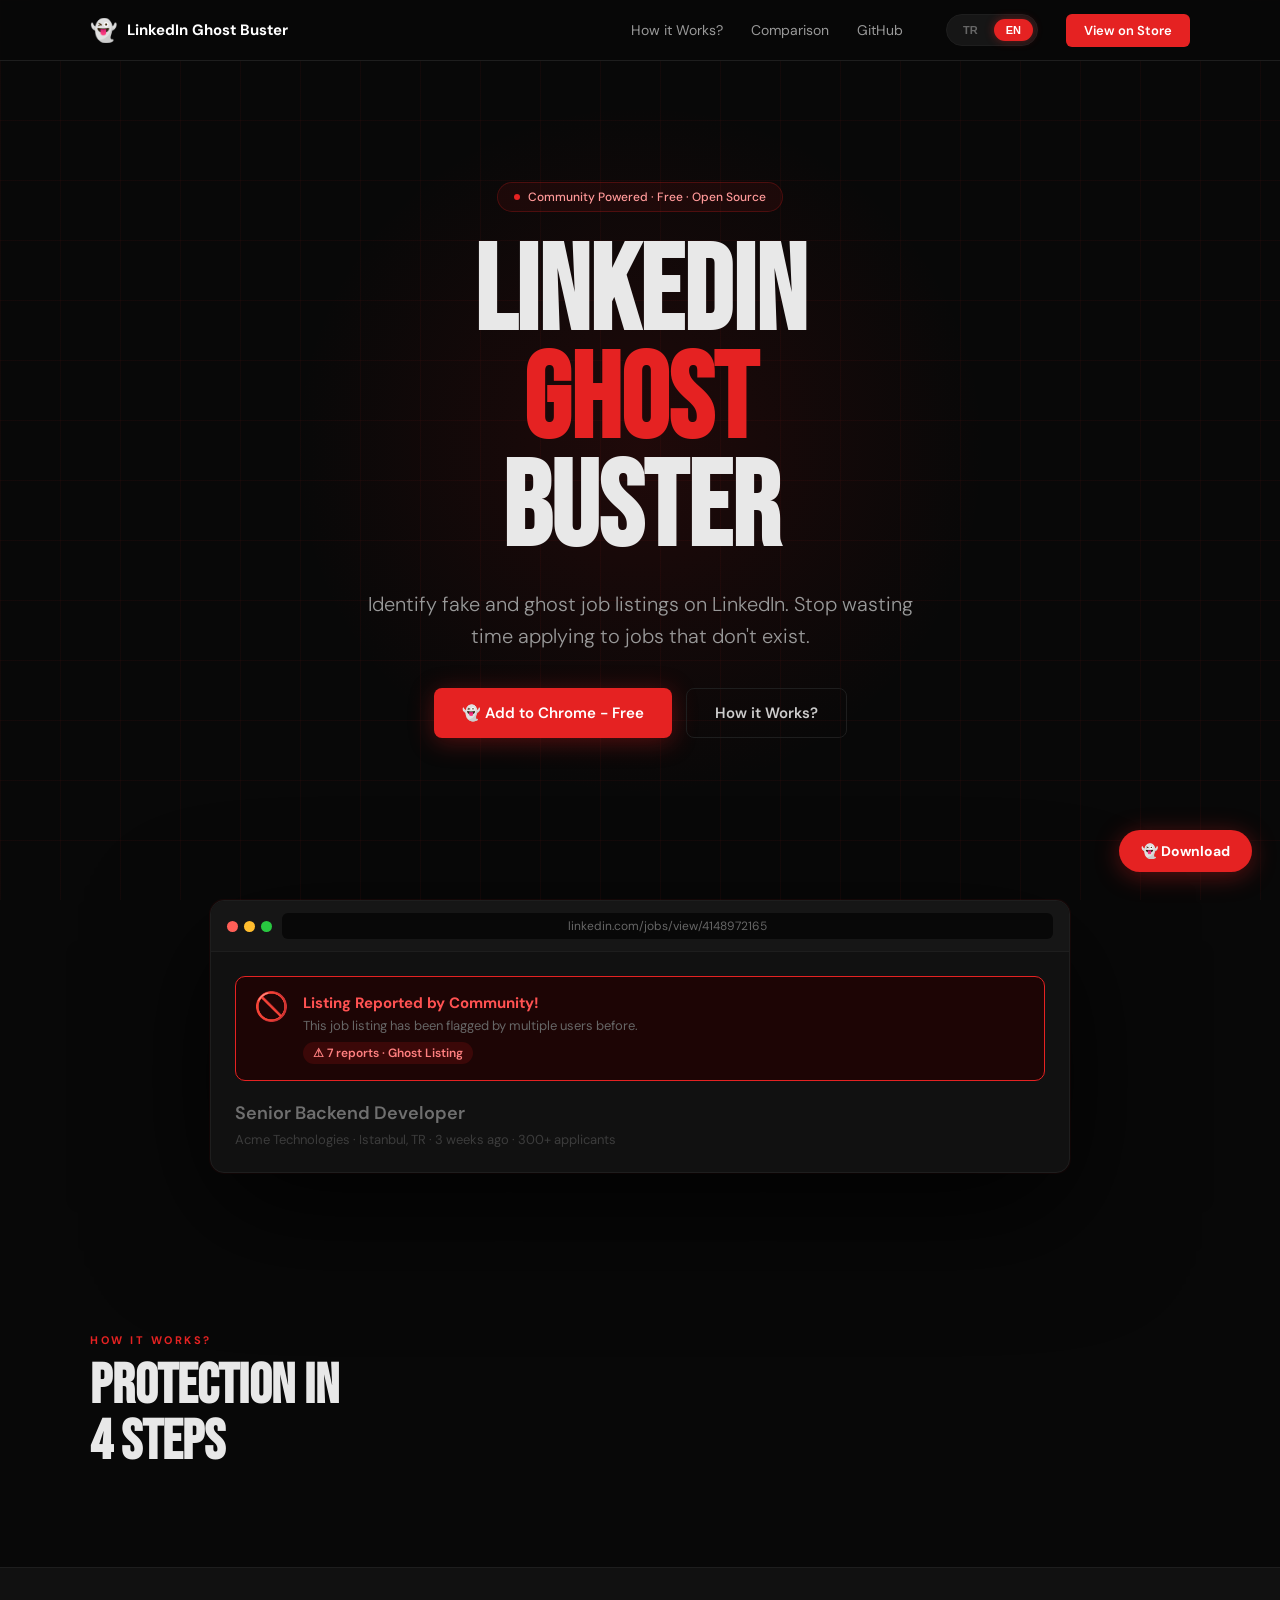
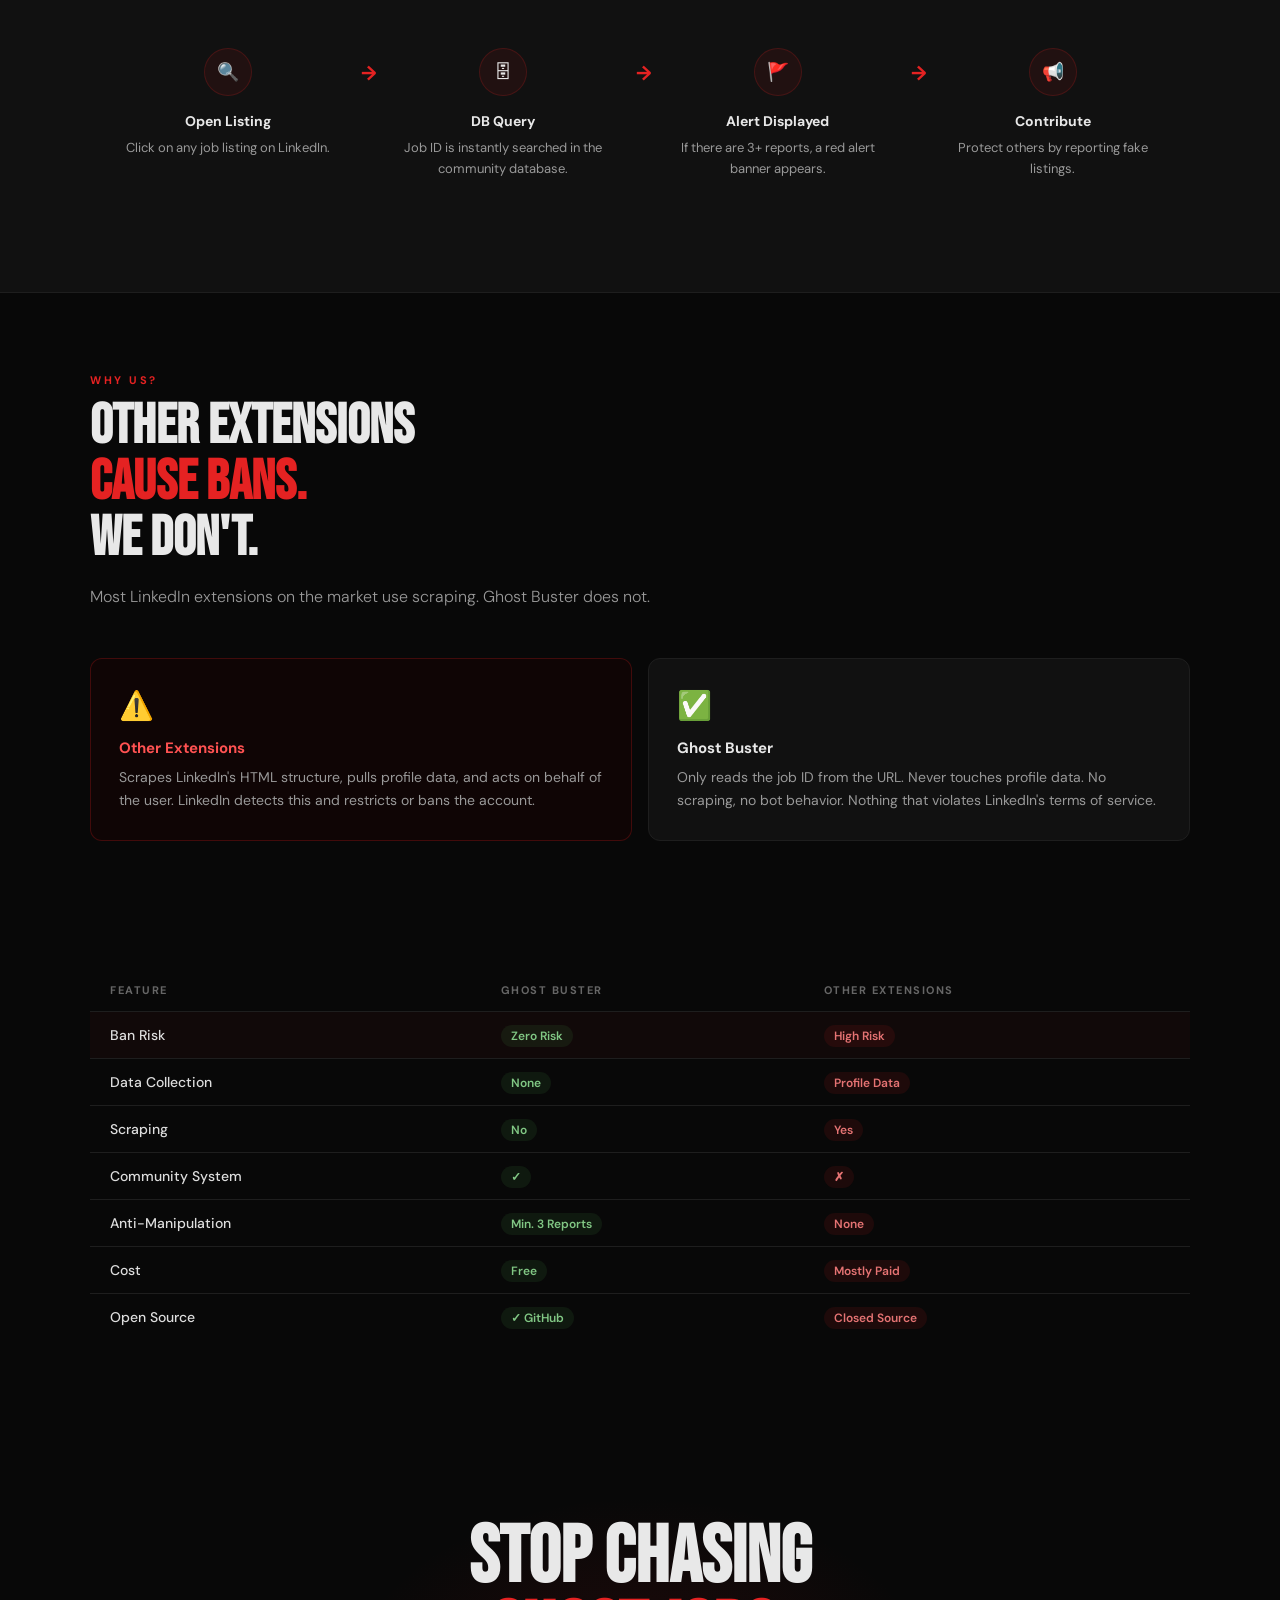
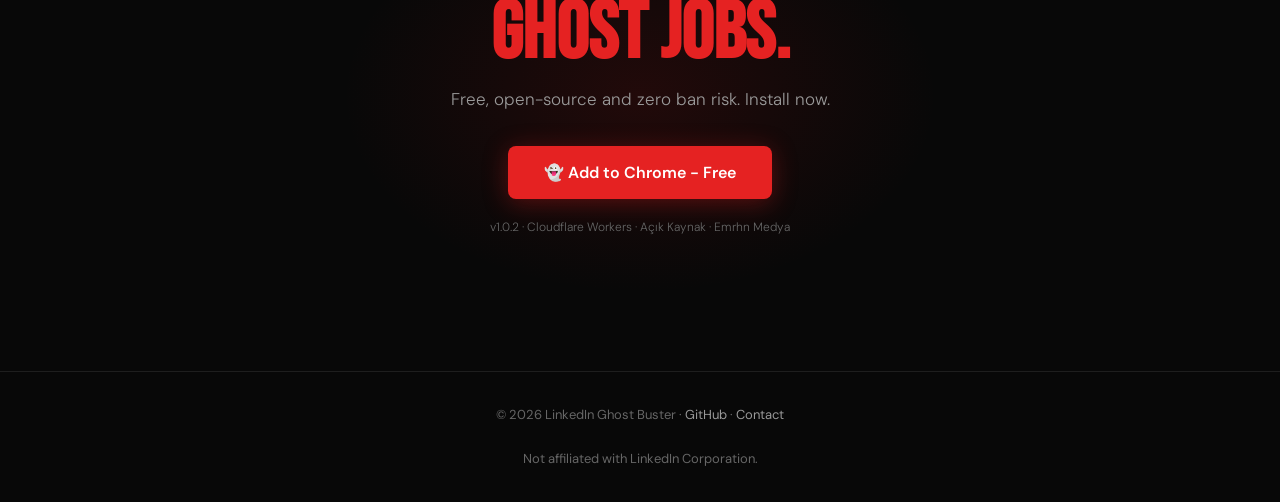
<file: index.html>
<!DOCTYPE html>
<html lang="tr">
<head>
<meta charset="UTF-8">
<meta name="viewport" content="width=device-width, initial-scale=1.0">
<title id="page-title">LinkedIn Ghost Buster — Hayalet İlanları Tespit Et</title>
<meta name="description" content="Topluluk gücüyle LinkedIn'deki sahte ve hayalet iş ilanlarını tespit eden ücretsiz Chrome eklentisi.">
<meta property="og:title" content="LinkedIn Ghost Buster">
<meta property="og:description" content="Varolmayan işlere başvurarak zamanını boşa harcama.">
<meta property="og:type" content="website">
<style>
@import url('https://fonts.googleapis.com/css2?family=Bebas+Neue&family=DM+Sans:ital,wght@0,300;0,400;0,500;0,700;1,400&display=swap');

*, *::before, *::after { margin:0; padding:0; box-sizing:border-box; }

:root {
  --red: #e52222;
  --red-dim: #9a1515;
  --red-bg: rgba(220,30,30,0.08);
  --bg:  #080808;
  --bg2: #111111;
  --bg3: #161616;
  --border: #1e1e1e;
  --gray: #666666;
  --lgray: #999999;
}

html { scroll-behavior: smooth; }

body {
  background: var(--bg);
  color: #e8e8e8;
  font-family: 'DM Sans', sans-serif;
  overflow-x: hidden;
}

/* 🌐 DİL DEĞİŞTİRİCİ STİLLERİ */
.lang-switcher {
  display: flex;
  align-items: center;
  gap: 4px;
  background: var(--bg3);
  padding: 4px;
  border-radius: 30px;
  border: 1px solid var(--border);
  margin-left: 15px;
}
.lang-btn {
  background: none; border: none; color: var(--gray);
  font-size: 11px; font-weight: 800; cursor: pointer;
  padding: 5px 12px; border-radius: 20px; transition: all 0.3s;
  text-transform: uppercase;
}
.lang-btn.active {
  background: var(--red); color: #fff;
  box-shadow: 0 0 10px rgba(229, 34, 34, 0.4);
}

/* ── NAV ── */
nav {
  position: fixed; top:0; left:0; right:0; z-index:100;
  backdrop-filter: blur(20px);
  background: rgba(8,8,8,0.85);
  border-bottom: 1px solid var(--border);
  padding: 0 5%;
}
.nav-inner {
  max-width: 1100px; margin:0 auto;
  display: flex; align-items:center; justify-content:space-between;
  height: 60px;
}
.nav-logo {
  display:flex; align-items:center; gap:10px;
  font-weight:700; font-size:15px;
  text-decoration:none; color:#fff;
}
.nav-logo span { font-size:22px; }
.nav-links { display:flex; align-items:center; gap:28px; }
.nav-links a {
  text-decoration:none; color:var(--lgray); font-size:14px;
  transition:color .2s;
}
.nav-links a:hover { color:#fff; }
.nav-cta {
  background:var(--red); color:#fff!important;
  padding:8px 18px; border-radius:6px;
  font-weight:600!important; font-size:13px!important;
  transition:opacity .2s!important;
}
.nav-cta:hover { opacity:.85!important; }

/* ── HERO ── */
.hero {
  min-height:100vh; display:flex; align-items:center;
  justify-content:center; text-align:center;
  position:relative; padding:80px 5% 60px; overflow:hidden;
}
.hero-grid {
  position:absolute; inset:0;
  background-image:
    linear-gradient(rgba(220,30,30,0.05) 1px, transparent 1px),
    linear-gradient(90deg, rgba(220,30,30,0.05) 1px, transparent 1px);
  background-size: 60px 60px;
}
.hero-glow {
  position:absolute; width:700px; height:700px; border-radius:50%;
  background:radial-gradient(circle, rgba(200,20,20,0.12) 0%, transparent 70%);
  left:50%; top:50%; transform:translate(-50%,-50%); pointer-events:none;
}
.hero-content { position:relative; z-index:2; max-width:800px; }

.hero-badge {
  display:inline-flex; align-items:center; gap:8px;
  background:var(--red-bg); border:1px solid rgba(220,30,30,0.25);
  border-radius:40px; padding:6px 16px;
  font-size:12px; color:#ff9999; font-weight:500;
  margin-bottom:28px; animation:fade-up .6s ease both;
}
.hero-badge-dot {
  width:6px; height:6px; border-radius:50%;
  background:var(--red); animation:pulse 2s infinite;
}
@keyframes pulse { 0%,100%{opacity:1} 50%{opacity:.4} }

.hero-title {
  font-family:'Bebas Neue',sans-serif;
  font-size:clamp(64px,10vw,120px); line-height:.9;
  margin-bottom:24px; animation:fade-up .6s .1s ease both;
}
.hero-title .red { color:var(--red); }

.hero-sub {
  font-size:clamp(16px,2vw,20px); color:var(--lgray);
  line-height:1.6; max-width:560px; margin:0 auto 36px;
  animation:fade-up .6s .2s ease both; font-weight:300;
}
.hero-sub strong { color:#ddd; font-weight:500; }

.hero-buttons {
  display:flex; gap:14px; justify-content:center; flex-wrap:wrap;
  animation:fade-up .6s .3s ease both;
}

.btn {
  display:inline-flex; align-items:center; gap:8px;
  padding:14px 28px; border-radius:8px;
  font-size:15px; font-weight:600;
  text-decoration:none; transition:all .2s;
  cursor:pointer; border:none; font-family:inherit;
}
.btn-primary {
  background:var(--red); color:#fff;
  box-shadow:0 4px 24px rgba(220,30,30,0.35);
}
.btn-primary:hover { transform:translateY(-2px); box-shadow:0 8px 32px rgba(220,30,30,0.45); }
.btn-secondary {
  background:transparent; color:#ccc;
  border:1px solid var(--border);
}
.btn-secondary:hover { border-color:#444; color:#fff; }

@keyframes fade-up {
  from { opacity:0; transform:translateY(20px); }
  to   { opacity:1; transform:translateY(0); }
}

/* ── MOCKUP ── */
.mockup-section { padding:0 5% 80px; display:flex; justify-content:center; }

.browser-mock {
  width:100%; max-width:860px;
  background:var(--bg2); border:1px solid var(--border);
  border-radius:14px; overflow:hidden;
  box-shadow:0 40px 120px rgba(0,0,0,.8), 0 0 0 1px rgba(220,30,30,0.08);
}
.browser-bar {
  background:var(--bg3); padding:12px 16px;
  display:flex; align-items:center; gap:10px;
  border-bottom:1px solid var(--border);
}
.browser-dots { display:flex; gap:6px; }
.dot { width:11px; height:11px; border-radius:50%; }
.browser-url {
  flex:1; background:var(--bg); border-radius:6px;
  padding:5px 12px; font-size:12px; color:var(--gray); text-align:center;
}
.browser-body { padding:24px; }
.alert-banner {
  background:rgba(30,4,4,.9); border:1.5px solid var(--red);
  border-radius:10px; padding:16px 18px;
  display:flex; gap:14px; align-items:flex-start; margin-bottom:20px;
}
.alert-emoji { font-size:28px; flex-shrink:0; line-height:1; }
.alert-title { font-size:15px; font-weight:700; color:#ff5252; margin-bottom:4px; }
.alert-desc { font-size:13px; color:var(--gray); }
.alert-count {
  display:inline-flex; align-items:center; gap:6px;
  background:rgba(180,20,20,0.2); color:#ff8080;
  font-size:12px; font-weight:600;
  padding:3px 10px; border-radius:12px; margin-top:8px;
}
.job-block { opacity:.5; }
.job-title-mock { font-size:18px; font-weight:600; color:#ccc; margin-bottom:6px; }
.job-meta { font-size:13px; color:var(--gray); }

/* ── SECTIONS ── */
.section { padding:80px 5%; }
.section-inner { max-width:1100px; margin:0 auto; }
.section-label {
  font-size:11px; font-weight:700; letter-spacing:2.5px;
  text-transform:uppercase; color:var(--red); margin-bottom:12px;
}
.section-title {
  font-family:'Bebas Neue',sans-serif;
  font-size:clamp(36px,5vw,56px); line-height:1; margin-bottom:16px;
}
.section-sub {
  font-size:16px; color:var(--lgray); line-height:1.7;
  max-width:560px; font-weight:300;
}

/* ── HOW IT WORKS ── */
.how-section {
  background:var(--bg2);
  border-top:1px solid var(--border);
  border-bottom:1px solid var(--border);
}
.steps {
  display:grid; grid-template-columns:repeat(4,1fr);
  gap:0; margin-top:48px;
}
.step {
  padding:32px 24px; position:relative; text-align:center;
}
.step:not(:last-child)::after {
  content:'→'; position:absolute; right:-12px; top:44px;
  color:var(--red); font-size:20px; font-weight:700;
}
.step-num {
  width:48px; height:48px;
  background:var(--red-bg); border:1px solid rgba(220,30,30,0.2);
  border-radius:50%;
  display:flex; align-items:center; justify-content:center;
  font-size:18px; margin:0 auto 16px;
}
.step-title { font-size:14px; font-weight:700; margin-bottom:8px; }
.step-desc { font-size:13px; color:var(--lgray); line-height:1.6; }

/* ── WHY GRID ── */
.why-grid { display:grid; grid-template-columns:1fr 1fr; gap:16px; margin-top:48px; }
.why-card {
  background:var(--bg2); border:1px solid var(--border);
  border-radius:12px; padding:28px; transition:border-color .2s;
}
.why-card:hover { border-color:#333; }
.why-card.danger { border-color:rgba(220,30,30,0.25); background:rgba(20,4,4,.6); }
.why-icon { font-size:28px; margin-bottom:14px; display:block; }
.why-card-title { font-size:15px; font-weight:700; margin-bottom:8px; }
.why-card-title.red { color:#ff5252; }
.why-card p { font-size:14px; color:var(--lgray); line-height:1.65; }

/* ── DIFF TABLE ── */
.diff-table {
  width:100%; border-collapse:collapse;
  margin-top:48px; font-size:14px;
}
.diff-table th {
  text-align:left; padding:14px 20px;
  font-size:11px; letter-spacing:1.5px; text-transform:uppercase;
  color:var(--gray); border-bottom:1px solid var(--border);
}
.diff-table td {
  padding:14px 20px; border-bottom:1px solid var(--border); color:var(--lgray);
}
.diff-table td:first-child { color:#ddd; font-weight:500; }
.diff-table tr:last-child td { border-bottom:none; }
.diff-table tr.highlight td { background:rgba(220,30,30,0.04); }

.tag-yes { background:rgba(76,175,80,0.1); color:#81c784; padding:3px 10px; border-radius:20px; font-size:12px; font-weight:600; }
.tag-no  { background:rgba(220,30,30,0.1); color:#e57373; padding:3px 10px; border-radius:20px; font-size:12px; font-weight:600; }

/* ── CTA ── */
.cta-section {
  padding:100px 5%; text-align:center;
  position:relative; overflow:hidden;
}
.cta-glow {
  position:absolute; width:600px; height:400px;
  background:radial-gradient(ellipse, rgba(180,20,20,0.15) 0%, transparent 70%);
  left:50%; top:50%; transform:translate(-50%,-50%); pointer-events:none;
}
.cta-section h2 {
  font-family:'Bebas Neue',sans-serif;
  font-size:clamp(48px,7vw,80px); line-height:.95;
  margin-bottom:16px; position:relative;
}
.cta-section > p {
  font-size:17px; color:var(--lgray);
  margin-bottom:36px; font-weight:300; position:relative;
}
.cta-section .btn { position:relative; }

/* ── FOOTER ── */
footer {
  border-top:1px solid var(--border);
  padding:32px 5%; text-align:center;
}
footer p { font-size:13px; color:var(--gray); line-height:1.7; }
footer a { color:var(--lgray); text-decoration:none; }
footer a:hover { color:#fff; }

/* ── FAB ── */
.fab {
  position:fixed; bottom:28px; right:28px;
  background:var(--red); color:#fff;
  border-radius:50px; padding:12px 22px;
  font-size:14px; font-weight:700;
  text-decoration:none;
  display:flex; align-items:center; gap:8px;
  box-shadow:0 4px 24px rgba(220,30,30,0.4);
  z-index:99; transition:transform .2s;
}
.fab:hover { transform:translateY(-3px); }

/* ── RESPONSIVE ── */
@media (max-width:768px) {
  .nav-links { display:none; }
  .why-grid { grid-template-columns:1fr; }
  .steps { grid-template-columns:1fr 1fr; }
  .step:nth-child(2)::after,
  .step:nth-child(4)::after { display:none; }
  .diff-table { font-size:12px; }
  .diff-table th, .diff-table td { padding:10px 12px; }
  .fab { bottom:16px; right:16px; padding:10px 16px; font-size:13px; }
}
</style>
</head>
<body>

<nav>
  <div class="nav-inner">
    <a href="#" class="nav-logo"><span>👻</span> LinkedIn Ghost Buster</a>
    <div class="nav-links">
      <a href="#nasil" data-tr="Nasıl Çalışır?" data-en="How it Works?">Nasıl Çalışır?</a>
      <a href="#fark" data-tr="Karşılaştırma" data-en="Comparison">Karşılaştırma</a>
      <a href="https://github.com/emrhnthefinest/linkedin-ghost-buster" target="_blank" rel="noopener">GitHub</a>
      
      <div class="lang-switcher">
        <button class="lang-btn" onclick="changeLang('tr')" id="btn-tr">TR</button>
        <button class="lang-btn" onclick="changeLang('en')" id="btn-en">EN</button>
      </div>

      <a href="https://chromewebstore.google.com/detail/linkedin-ghost-buster/andgigobndoagmkclkojooneemelgaef?authuser=0&hl=tr" target="_blank" rel="noopener" class="nav-cta" data-tr="Mağazada Gör" data-en="View on Store">Mağazada Gör</a>
    </div>
  </div>
</nav>

<section class="hero">
  <div class="hero-grid"></div>
  <div class="hero-glow"></div>
  <div class="hero-content">
    <div class="hero-badge">
      <div class="hero-badge-dot"></div>
      <span data-tr="Topluluk Gücüyle Korunun · Ücretsiz · Açık Kaynak" data-en="Community Powered · Free · Open Source">Topluluk Gücüyle Korunun · Ücretsiz · Açık Kaynak</span>
    </div>
    <h1 class="hero-title">LINKEDIN<br><span class="red">GHOST</span><br>BUSTER</h1>
    <p class="hero-sub" data-tr="LinkedIn'deki sahte ve hayalet iş ilanlarını tespit et. Varolmayan işlere başvurarak zamanını boşa harcama." data-en="Identify fake and ghost job listings on LinkedIn. Stop wasting time applying to jobs that don't exist.">
      LinkedIn'deki <strong>sahte ve hayalet iş ilanlarını</strong> tespit et.
      Varolmayan işlere başvurarak zamanını boşa harcama.
    </p>
    <div class="hero-buttons">
      <a href="https://chromewebstore.google.com/detail/linkedin-ghost-buster/andgigobndoagmkclkojooneemelgaef" target="_blank" rel="noopener" class="btn btn-primary" data-tr="👻 Chrome'a Ücretsiz Ekle" data-en="👻 Add to Chrome - Free">
        👻 Chrome'a Ücretsiz Ekle
      </a>
      <a href="#nasil" class="btn btn-secondary" data-tr="Nasıl Çalışır?" data-en="How it Works?">Nasıl Çalışır?</a>
    </div>
  </div>
</section>

<div class="mockup-section">
  <div class="browser-mock">
    <div class="browser-bar">
      <div class="browser-dots">
        <div class="dot" style="background:#ff5f57;"></div>
        <div class="dot" style="background:#ffbd2e;"></div>
        <div class="dot" style="background:#28c840;"></div>
      </div>
      <div class="browser-url">linkedin.com/jobs/view/4148972165</div>
    </div>
    <div class="browser-body">
      <div class="alert-banner">
        <div class="alert-emoji">🚫</div>
        <div>
          <div class="alert-title" data-tr="Bu İlan Topluluk Tarafından Raporlandı!" data-en="Listing Reported by Community!">Bu İlan Topluluk Tarafından Raporlandı!</div>
          <div class="alert-desc" data-tr="Bu iş ilanı daha önce birden fazla kullanıcı tarafından işaretlendi." data-en="This job listing has been flagged by multiple users before.">Bu iş ilanı daha önce birden fazla kullanıcı tarafından işaretlendi.</div>
          <div class="alert-count" data-tr="⚠ 7 rapor · Hayalet İlan" data-en="⚠ 7 reports · Ghost Listing">⚠ 7 rapor · Hayalet İlan</div>
        </div>
      </div>
      <div class="job-block">
        <div class="job-title-mock">Senior Backend Developer</div>
        <div class="job-meta">Acme Technologies · Istanbul, TR · 3 weeks ago · 300+ applicants</div>
      </div>
    </div>
  </div>
</div>

<section class="section" id="nasil">
  <div class="section-inner">
    <div class="section-label" data-tr="Nasıl Çalışır?" data-en="How it Works?">Nasıl Çalışır?</div>
    <h2 class="section-title" data-tr="4 Adımda<br>Koruma" data-en="Protection in<br>4 Steps">4 Adımda<br>Koruma</h2>
  </div>
</section>

<section class="section how-section" style="padding-top:0;">
  <div class="section-inner">
    <div class="steps">
      <div class="step">
        <div class="step-num">🔍</div>
        <div class="step-title" data-tr="İlanı Aç" data-en="Open Listing">İlanı Aç</div>
        <div class="step-desc" data-tr="LinkedIn'de herhangi bir iş ilanına tıkla." data-en="Click on any job listing on LinkedIn.">LinkedIn'de herhangi bir iş ilanına tıkla.</div>
      </div>
      <div class="step">
        <div class="step-num">🗄</div>
        <div class="step-title" data-tr="Veritabanı Sorgusu" data-en="DB Query">Veritabanı Sorgusu</div>
        <div class="step-desc" data-tr="İlan ID'si anında topluluk veritabanında aranır." data-en="Job ID is instantly searched in the community database.">İlan ID'si anında topluluk veritabanında aranır.</div>
      </div>
      <div class="step">
        <div class="step-num">🚩</div>
        <div class="step-title" data-tr="Uyarı Gösterilir" data-en="Alert Displayed">Uyarı Gösterilir</div>
        <div class="step-desc" data-tr="3 veya daha fazla rapor varsa kırmızı uyarı banner'ı çıkar." data-en="If there are 3+ reports, a red alert banner appears.">3 veya daha fazla rapor varsa kırmızı uyarı banner'ı çıkar.</div>
      </div>
      <div class="step">
        <div class="step-num">📢</div>
        <div class="step-title" data-tr="Topluluğa Katkı" data-en="Contribute">Topluluğa Katkı</div>
        <div class="step-desc" data-tr="Sen de raporlayarak diğerlerini korursun." data-en="Protect others by reporting fake listings.">Sen de raporlayarak diğerlerini korursun.</div>
      </div>
    </div>
  </div>
</section>

<section class="section">
  <div class="section-inner">
    <div class="section-label" data-tr="Neden Biz?" data-en="Why Us?">Neden Biz?</div>
    <h2 class="section-title" data-tr="Diğer Eklentiler<br><span style='color:var(--red)'>Ban Getirir.</span><br>Biz Getirmeyiz." data-en="Other Extensions<br><span style='color:var(--red)'>Cause Bans.</span><br>We Don't.">Diğer Eklentiler<br><span style="color:var(--red)">Ban Getirir.</span><br>Biz Getirmeyiz.</h2>
    <p class="section-sub" data-tr="Piyasadaki çoğu LinkedIn eklentisi scraping yapıyor. Ghost Buster yapmıyor." data-en="Most LinkedIn extensions on the market use scraping. Ghost Buster does not.">Piyasadaki çoğu LinkedIn eklentisi scraping yapıyor. Ghost Buster yapmıyor.</p>
    <div class="why-grid">
      <div class="why-card danger">
        <span class="why-icon">⚠️</span>
        <div class="why-card-title red" data-tr="Diğer Eklentiler" data-en="Other Extensions">Diğer Eklentiler</div>
        <p data-tr="LinkedIn'in HTML yapısını kazıyor, profil verilerini çekiyor, kullanıcı adına işlem yapıyor. LinkedIn bunu tespit ediyor ve hesabı kısıtlıyor ya da tamamen ban ediyor." data-en="Scrapes LinkedIn's HTML structure, pulls profile data, and acts on behalf of the user. LinkedIn detects this and restricts or bans the account.">LinkedIn'in HTML yapısını kazıyor, profil verilerini çekiyor, kullanıcı adına işlem yapıyor. LinkedIn bunu tespit ediyor ve hesabı kısıtlıyor ya da tamamen ban ediyor.</p>
      </div>
      <div class="why-card">
        <span class="why-icon">✅</span>
        <div class="why-card-title" data-tr="Ghost Buster" data-en="Ghost Buster">Ghost Buster</div>
        <p data-tr="Sadece URL'den iş ilanı ID'sini okuyor. Profil verisine hiç dokunmuyor. Scraping yok, bot davranışı yok. LinkedIn'in kullanım koşullarını ihlal eden hiçbir şey yok." data-en="Only reads the job ID from the URL. Never touches profile data. No scraping, no bot behavior. Nothing that violates LinkedIn's terms of service.">Sadece URL'den iş ilanı ID'sini okuyor. Profil verisine hiç dokunmuyor. Scraping yok, bot davranışı yok. LinkedIn'in kullanım koşullarını ihlal eden hiçbir şey yok.</p>
      </div>
    </div>
  </div>
</section>

<section class="section" id="fark" style="padding-top:0;">
  <div class="section-inner">
    <table class="diff-table">
      <thead>
        <tr>
          <th data-tr="Özellik" data-en="Feature">Özellik</th>
          <th>Ghost Buster</th>
          <th data-tr="Diğer Eklentiler" data-en="Other Extensions">Diğer Eklentiler</th>
        </tr>
      </thead>
      <tbody>
        <tr class="highlight">
          <td data-tr="Ban Riski" data-en="Ban Risk">Ban Riski</td>
          <td><span class="tag-yes" data-tr="Sıfır Risk" data-en="Zero Risk">Sıfır Risk</span></td>
          <td><span class="tag-no" data-tr="Yüksek Risk" data-en="High Risk">Yüksek Risk</span></td>
        </tr>
        <tr>
          <td data-tr="Kişisel Veri Toplama" data-en="Data Collection">Kişisel Veri Toplama</td>
          <td><span class="tag-yes" data-tr="Hayır" data-en="None">Hayır</span></td>
          <td><span class="tag-no" data-tr="Profil Verisi" data-en="Profile Data">Profil Verisi</span></td>
        </tr>
        <tr>
          <td>Scraping</td>
          <td><span class="tag-yes" data-tr="Yok" data-en="No">Yok</span></td>
          <td><span class="tag-no" data-tr="Var" data-en="Yes">Var</span></td>
        </tr>
        <tr>
          <td data-tr="Topluluk Sistemi" data-en="Community System">Topluluk Sistemi</td>
          <td><span class="tag-yes">✓</span></td>
          <td><span class="tag-no">✗</span></td>
        </tr>
        <tr>
          <td data-tr="Manipülasyon Koruması" data-en="Anti-Manipulation">Manipülasyon Koruması</td>
          <td><span class="tag-yes" data-tr="Min. 3 Rapor" data-en="Min. 3 Reports">Min. 3 Rapor</span></td>
          <td><span class="tag-no" data-tr="Yok" data-en="None">Yok</span></td>
        </tr>
        <tr>
          <td data-tr="Ücret" data-en="Cost">Ücret</td>
          <td><span class="tag-yes" data-tr="Ücretsiz" data-en="Free">Ücretsiz</span></td>
          <td><span class="tag-no" data-tr="Çoğu Ücretli" data-en="Mostly Paid">Çoğu Ücretli</span></td>
        </tr>
        <tr>
          <td data-tr="Açık Kaynak" data-en="Open Source">Açık Kaynak</td>
          <td><span class="tag-yes" data-tr="✓ GitHub" data-en="✓ GitHub">✓ GitHub</span></td>
          <td><span class="tag-no" data-tr="Kapalı Kaynak" data-en="Closed Source">Kapalı Kaynak</span></td>
        </tr>
      </tbody>
    </table>
  </div>
</section>

<section class="cta-section">
  <div class="cta-glow"></div>
  <h2 data-tr="Hayalet İlanlara<br><span style='color:var(--red)'>Son Ver.</span>" data-en="Stop Chasing<br><span style='color:var(--red)'>Ghost Jobs.</span>">Hayalet İlanlara<br><span style="color:var(--red)">Son Ver.</span></h2>
  <p data-tr="Ücretsiz, açık kaynak ve ban riski sıfır. Hemen yükle." data-en="Free, open-source and zero ban risk. Install now.">Ücretsiz, açık kaynak ve ban riski sıfır. Hemen yükle.</p>
  <a href="https://chromewebstore.google.com/detail/linkedin-ghost-buster/andgigobndoagmkclkojooneemelgaef" target="_blank" rel="noopener"
     class="btn btn-primary" style="font-size:16px;padding:16px 36px;" data-tr="👻 Chrome'a Ücretsiz Ekle" data-en="👻 Add to Chrome - Free">
    👻 Chrome'a Ücretsiz Ekle
  </a>
  <p style="margin-top:20px;font-size:12px;color:var(--gray);">
    v1.0.2 · Cloudflare Workers · Açık Kaynak · Emrhn Medya
  </p>
</section>

<footer>
  <p>
    © 2026 LinkedIn Ghost Buster ·
    <a href="https://github.com/emrhnthefinest" target="_blank" rel="noopener">GitHub</a> ·
    <a href="mailto:2007emrhn@gmail.com">Contact</a>
    <br><br>
    <span data-tr="LinkedIn Corporation ile herhangi bir bağlantısı bulunmamaktadır." data-en="Not affiliated with LinkedIn Corporation.">LinkedIn Corporation ile herhangi bir bağlantısı bulunmamaktadır.</span>
  </p>
</footer>

<a href="https://chromewebstore.google.com/detail/linkedin-ghost-buster/andgigobndoagmkclkojooneemelgaef" target="_blank" rel="noopener" class="fab">
  <span data-tr="👻 İndir" data-en="👻 Download">👻 İndir</span>
</a>

<script>
// 🚀 DİL YÖNETİMİ
const titles = {
    tr: "LinkedIn Ghost Buster — Hayalet İlanları Tespit Et",
    en: "LinkedIn Ghost Buster — Detect Ghost Listings"
};

function changeLang(lang) {
    document.querySelectorAll('[data-en]').forEach(el => {
        el.innerHTML = el.getAttribute(`data-${lang}`);
    });
    document.getElementById('page-title').innerText = titles[lang];
    document.querySelectorAll('.lang-btn').forEach(btn => btn.classList.remove('active'));
    document.getElementById(`btn-${lang}`).classList.add('active');
    document.documentElement.lang = lang;
    localStorage.setItem('prefLang', lang);
}

window.onload = () => {
    const browserLang = navigator.language.startsWith('tr') ? 'tr' : 'en';
    const savedLang = localStorage.getItem('prefLang') || browserLang;
    changeLang(savedLang);
};
</script>

</body>
</html>
</file>
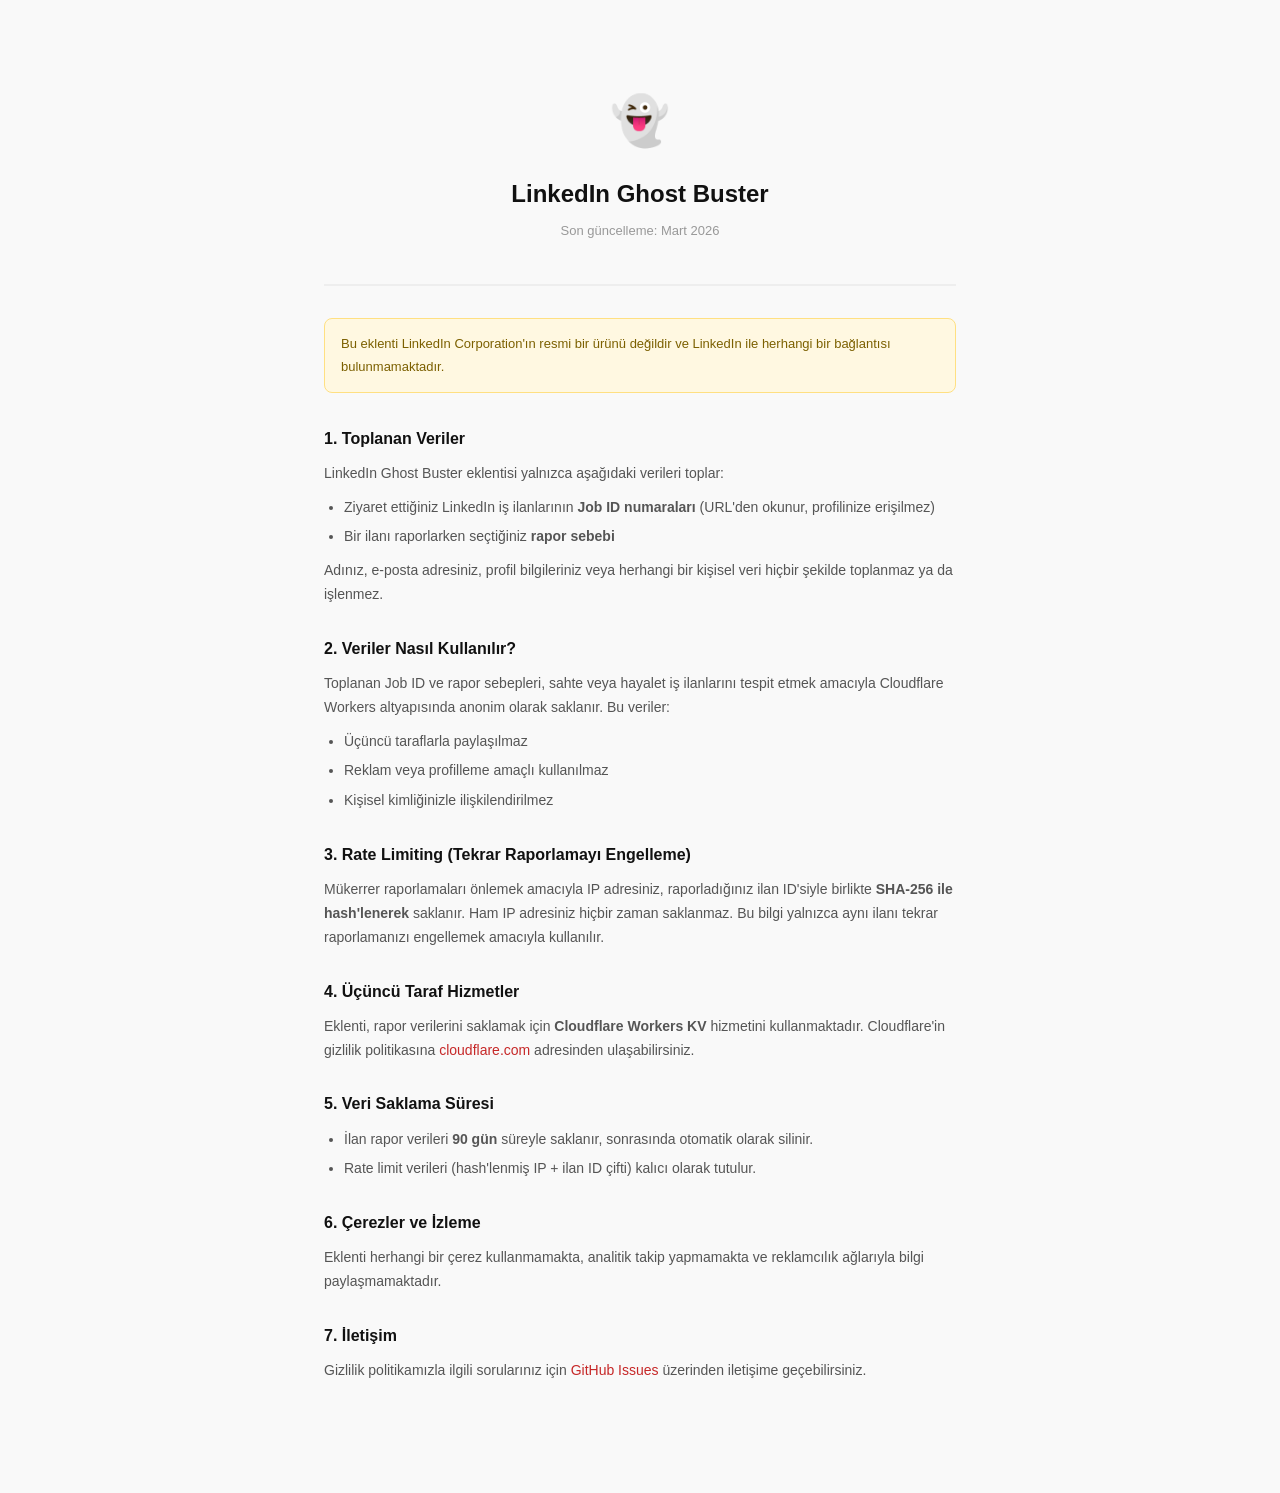
<file: privacy.html>
<!DOCTYPE html>
<html lang="tr">
<head>
<meta charset="UTF-8">
<meta name="viewport" content="width=device-width, initial-scale=1.0">
<title>LinkedIn Ghost Buster — Gizlilik Politikası</title>
<style>
  * { margin: 0; padding: 0; box-sizing: border-box; }

  body {
    font-family: -apple-system, BlinkMacSystemFont, 'Segoe UI', sans-serif;
    background: #f9f9f9;
    color: #333;
    max-width: 680px;
    margin: 40px auto;
    padding: 0 24px 60px;
    line-height: 1.7;
  }

  .header {
    text-align: center;
    padding: 40px 0 32px;
    border-bottom: 2px solid #eee;
    margin-bottom: 32px;
  }

  .logo { font-size: 48px; margin-bottom: 12px; }

  h1 { font-size: 24px; font-weight: 800; color: #111; }

  .date { font-size: 13px; color: #999; margin-top: 6px; }

  h2 {
    font-size: 16px;
    font-weight: 700;
    color: #111;
    margin: 28px 0 10px;
  }

  p { font-size: 14px; color: #555; margin-bottom: 10px; }

  ul { padding-left: 20px; margin-bottom: 10px; }

  li { font-size: 14px; color: #555; margin-bottom: 6px; }

  a { color: #c62828; text-decoration: none; }
  a:hover { text-decoration: underline; }

  .disclaimer {
    background: #fff8e1;
    border: 1px solid #ffe082;
    border-radius: 8px;
    padding: 14px 16px;
    font-size: 13px;
    color: #7c6000;
    margin: 32px 0;
  }

  .back-link {
    display: inline-block;
    margin-bottom: 24px;
    font-size: 13px;
    color: #666;
    text-decoration: none;
    border: 1px solid #ddd;
    padding: 6px 14px;
    border-radius: 6px;
    transition: border-color 0.2s;
  }
  .back-link:hover { border-color: #aaa; color: #333; text-decoration: none; }
</style>
</head>
<body>

<div class="header">
  <div class="logo">👻</div>
  <h1>LinkedIn Ghost Buster</h1>
  <p class="date">Son güncelleme: Mart 2026</p>
</div>

<div class="disclaimer">
  Bu eklenti LinkedIn Corporation'ın resmi bir ürünü değildir ve LinkedIn ile herhangi bir bağlantısı bulunmamaktadır.
</div>

<h2>1. Toplanan Veriler</h2>
<p>LinkedIn Ghost Buster eklentisi yalnızca aşağıdaki verileri toplar:</p>
<ul>
  <li>Ziyaret ettiğiniz LinkedIn iş ilanlarının <strong>Job ID numaraları</strong> (URL'den okunur, profilinize erişilmez)</li>
  <li>Bir ilanı raporlarken seçtiğiniz <strong>rapor sebebi</strong></li>
</ul>
<p>Adınız, e-posta adresiniz, profil bilgileriniz veya herhangi bir kişisel veri hiçbir şekilde toplanmaz ya da işlenmez.</p>

<h2>2. Veriler Nasıl Kullanılır?</h2>
<p>Toplanan Job ID ve rapor sebepleri, sahte veya hayalet iş ilanlarını tespit etmek amacıyla Cloudflare Workers altyapısında anonim olarak saklanır. Bu veriler:</p>
<ul>
  <li>Üçüncü taraflarla paylaşılmaz</li>
  <li>Reklam veya profilleme amaçlı kullanılmaz</li>
  <li>Kişisel kimliğinizle ilişkilendirilmez</li>
</ul>

<h2>3. Rate Limiting (Tekrar Raporlamayı Engelleme)</h2>
<p>Mükerrer raporlamaları önlemek amacıyla IP adresiniz, raporladığınız ilan ID'siyle birlikte <strong>SHA-256 ile hash'lenerek</strong> saklanır. Ham IP adresiniz hiçbir zaman saklanmaz. Bu bilgi yalnızca aynı ilanı tekrar raporlamanızı engellemek amacıyla kullanılır.</p>

<h2>4. Üçüncü Taraf Hizmetler</h2>
<p>Eklenti, rapor verilerini saklamak için <strong>Cloudflare Workers KV</strong> hizmetini kullanmaktadır. Cloudflare'in gizlilik politikasına <a href="https://www.cloudflare.com/privacypolicy/" target="_blank" rel="noopener">cloudflare.com</a> adresinden ulaşabilirsiniz.</p>

<h2>5. Veri Saklama Süresi</h2>
<ul>
  <li>İlan rapor verileri <strong>90 gün</strong> süreyle saklanır, sonrasında otomatik olarak silinir.</li>
  <li>Rate limit verileri (hash'lenmiş IP + ilan ID çifti) kalıcı olarak tutulur.</li>
</ul>

<h2>6. Çerezler ve İzleme</h2>
<p>Eklenti herhangi bir çerez kullanmamakta, analitik takip yapmamakta ve reklamcılık ağlarıyla bilgi paylaşmamaktadır.</p>

<h2>7. İletişim</h2>
<p>Gizlilik politikamızla ilgili sorularınız için <a href="https://github.com/2007emrhn/linkedin-ghost-buster/issues" target="_blank" rel="noopener">GitHub Issues</a> üzerinden iletişime geçebilirsiniz.</p>

</body>
</html>
</file>
